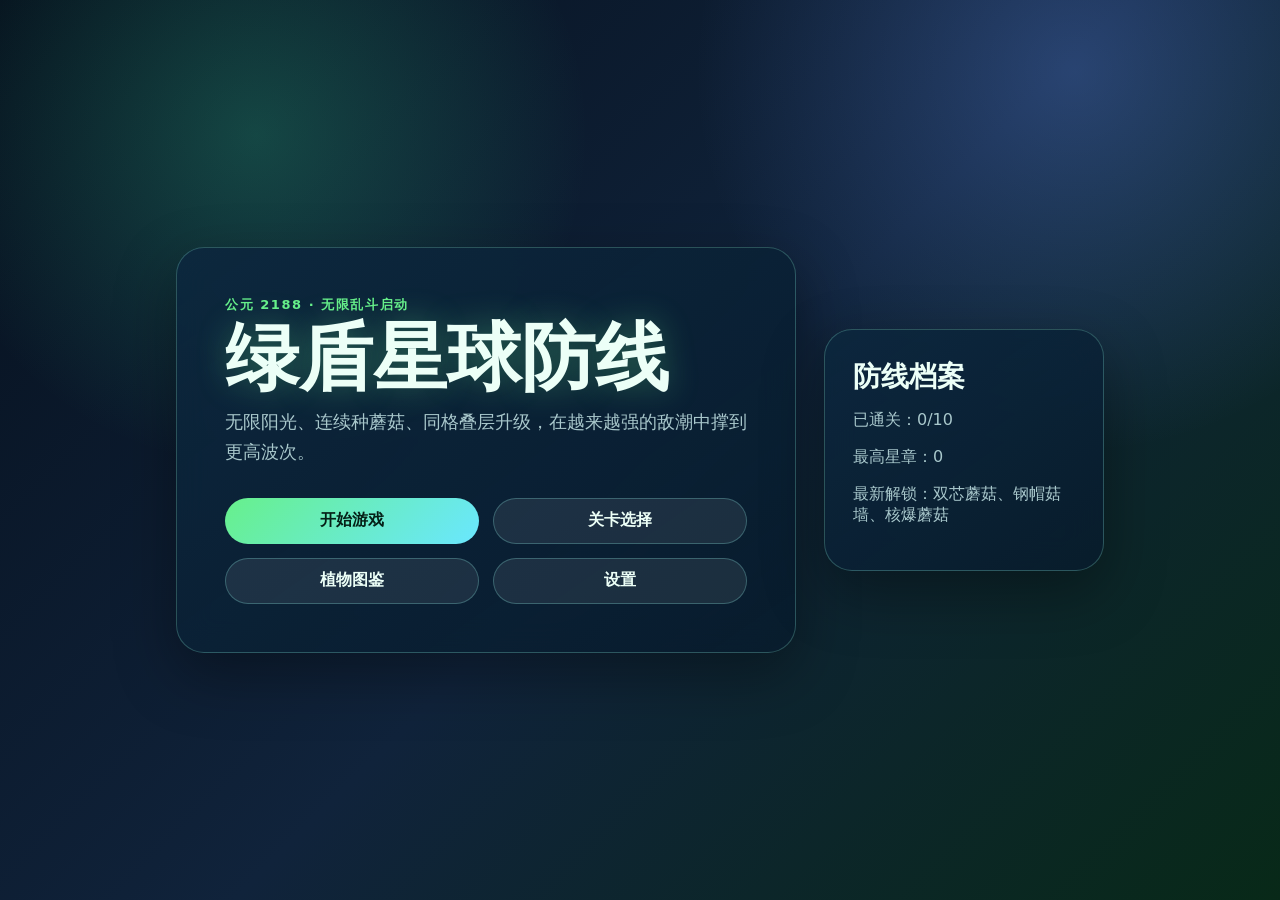
<file: index.html>
<!doctype html>
<html lang="zh-CN">
<head>
  <meta charset="utf-8">
  <meta name="viewport" content="width=device-width, initial-scale=1, viewport-fit=cover">
  <title>绿盾星球防线</title>
  <link rel="stylesheet" href="styles.css">
</head>
<body>
  <main id="app" class="app">
    <section id="menu-screen" class="screen screen--active menu-screen">
      <div class="hero-card">
        <p class="eyebrow">公元 2188 · 无限乱斗启动</p>
        <h1>绿盾星球防线</h1>
        <p class="subtitle">无限阳光、连续种蘑菇、同格叠层升级，在越来越强的敌潮中撑到更高波次。</p>
        <div class="menu-actions">
          <button id="start-button" class="primary-button">开始游戏</button>
          <button id="levels-button" class="ghost-button">关卡选择</button>
          <button id="codex-button" class="ghost-button">植物图鉴</button>
          <button id="settings-button" class="ghost-button">设置</button>
        </div>
      </div>
      <div class="status-card">
        <h2>防线档案</h2>
        <p>已通关：<span id="save-level-count">0</span>/10</p>
        <p>最高星章：<span id="save-star-count">0</span></p>
        <p>最新解锁：<span id="save-unlock-text">日能芽、光弹豆荚</span></p>
      </div>
    </section>

    <section id="level-screen" class="screen level-screen">
      <div class="panel wide-panel">
        <div class="panel-header">
          <div>
            <p class="eyebrow">任务列表</p>
            <h2>选择关卡</h2>
          </div>
          <button class="icon-button" data-screen="menu-screen">返回</button>
        </div>
        <div id="level-list" class="level-list"></div>
      </div>
    </section>

    <section id="codex-screen" class="screen codex-screen">
      <div class="panel wide-panel">
        <div class="panel-header">
          <div>
            <p class="eyebrow">生态武装数据库</p>
            <h2>植物图鉴</h2>
          </div>
          <button class="icon-button" data-screen="menu-screen">返回</button>
        </div>
        <div id="codex-list" class="codex-list"></div>
      </div>
    </section>

    <section id="settings-screen" class="screen settings-screen">
      <div class="panel settings-panel">
        <div class="panel-header">
          <div>
            <p class="eyebrow">系统设置</p>
            <h2>设置</h2>
          </div>
          <button class="icon-button" data-screen="menu-screen">返回</button>
        </div>
        <label class="toggle-row">
          <span>音效</span>
          <input id="sound-toggle" type="checkbox">
        </label>
        <label class="toggle-row">
          <span>振动</span>
          <input id="vibration-toggle" type="checkbox">
        </label>
        <div class="setting-actions">
          <button id="sound-test-button" class="ghost-button">试听音效</button>
          <button id="vibration-test-button" class="ghost-button">测试振动</button>
        </div>
        <button id="reset-save-button" class="danger-button">重置本地存档</button>
      </div>
    </section>

    <section id="game-screen" class="screen game-screen">
      <div id="battle-shell" class="battle-shell">
        <header class="battle-topbar">
          <div class="resource-pill"><span class="sun-icon">☀</span><span id="energy-text">∞</span></div>
          <div class="level-pill"><span id="level-title">无限乱斗</span><small id="level-goal">撑住越来越强的敌潮</small></div>
          <div class="life-pill">波次 <span id="rogue-level-text">1</span></div>
          <div class="life-pill">基地生命 <span id="base-life-text">3</span></div>
          <button id="speed-button" class="icon-button">1×</button>
          <button id="pause-button" class="icon-button">暂停</button>
          <button id="exit-button" class="icon-button exit-button">退出</button>
        </header>

        <div class="battle-main">
          <aside id="card-bar" class="card-bar"></aside>
          <div class="field-wrap">
            <div class="field-sky">
              <div class="planet planet--one"></div>
              <div class="planet planet--two"></div>
              <div id="wave-progress" class="wave-progress"><span></span></div>
            </div>
            <div id="battlefield" class="battlefield" aria-label="5行9列战斗网格"></div>
          </div>
        </div>

        <footer class="battle-footer">
          <button id="shovel-button" class="tool-button">铲除工具</button>
          <button id="auto-sun-button" class="tool-button">连种模式：开</button>
          <p id="hint-text">选择一种蘑菇后可一直点击格子种植；点已有植物会叠层升级。</p>
          <div id="tutorial-panel" class="tutorial-panel hidden">
            <strong id="tutorial-title">无限乱斗教程</strong>
            <span id="tutorial-text">选择一种蘑菇，连续布满防线。</span>
          </div>
        </footer>
      </div>
    </section>

    <div id="reward-modal" class="modal hidden">
      <div class="modal-card reward-card">
        <p class="eyebrow">肉鸽抉择</p>
        <h2 id="reward-title">选择一张强化卡</h2>
        <p id="reward-subtitle">每次选择都会改变本局流派。</p>
        <div id="reward-options" class="reward-options"></div>
      </div>
    </div>

    <div id="modal" class="modal hidden">
      <div class="modal-card">
        <p id="modal-eyebrow" class="eyebrow">任务结果</p>
        <h2 id="modal-title">胜利</h2>
        <p id="modal-message">防线稳定。</p>
        <div id="modal-reward" class="reward-line"></div>
        <div class="modal-actions">
          <button id="modal-primary" class="primary-button">继续</button>
          <button id="modal-secondary" class="ghost-button">返回主界面</button>
        </div>
      </div>
    </div>
  </main>

  <script src="game.js"></script>
</body>
</html>
</file>
<file: styles.css>
:root {
  color-scheme: dark;
  --bg: #081322;
  --panel: rgba(13, 35, 54, 0.9);
  --panel-strong: rgba(18, 55, 82, 0.96);
  --line: rgba(145, 241, 214, 0.25);
  --text: #ecfff7;
  --muted: #a9c8cc;
  --green: #67f08b;
  --cyan: #6ae7ff;
  --gold: #ffd66b;
  --danger: #ff6b77;
  --shadow: 0 22px 60px rgba(0, 0, 0, 0.34);
  font-family: "Microsoft YaHei", "PingFang SC", system-ui, sans-serif;
}

* {
  box-sizing: border-box;
}

html,
body {
  width: 100%;
  min-height: 100%;
  margin: 0;
  overflow: hidden;
  background:
    radial-gradient(circle at 20% 15%, rgba(60, 241, 170, 0.22), transparent 26%),
    radial-gradient(circle at 84% 8%, rgba(105, 152, 255, 0.28), transparent 28%),
    linear-gradient(135deg, #06101d 0%, #10233b 52%, #082918 100%);
  color: var(--text);
}

button {
  border: 0;
  color: inherit;
  font: inherit;
  cursor: pointer;
  touch-action: manipulation;
}

button:disabled {
  cursor: not-allowed;
}

.app {
  position: relative;
  width: 100vw;
  height: 100vh;
  min-width: 320px;
  min-height: 320px;
}

.screen {
  position: absolute;
  inset: 0;
  display: none;
  padding: 34px;
}

.screen--active {
  display: flex;
}

.menu-screen {
  align-items: center;
  justify-content: center;
  gap: 28px;
}

.hero-card,
.panel,
.status-card,
.modal-card {
  border: 1px solid var(--line);
  border-radius: 28px;
  background: linear-gradient(145deg, rgba(12, 39, 62, 0.94), rgba(8, 27, 44, 0.86));
  box-shadow: var(--shadow);
  backdrop-filter: blur(16px);
}

.hero-card {
  width: min(620px, 58vw);
  padding: 48px;
}

.eyebrow {
  margin: 0 0 8px;
  color: var(--green);
  font-size: 13px;
  font-weight: 700;
  letter-spacing: 0.12em;
  text-transform: uppercase;
}

h1,
h2,
p {
  margin-top: 0;
}

h1 {
  margin-bottom: 14px;
  font-size: clamp(48px, 6vw, 74px);
  line-height: 0.95;
  text-shadow: 0 0 32px rgba(103, 240, 139, 0.32);
}

h2 {
  margin-bottom: 14px;
  font-size: 28px;
}

.subtitle {
  color: var(--muted);
  font-size: 18px;
  line-height: 1.7;
}

.menu-actions {
  display: grid;
  grid-template-columns: repeat(2, minmax(0, 1fr));
  gap: 14px;
  margin-top: 30px;
}

.primary-button,
.ghost-button,
.icon-button,
.tool-button,
.danger-button {
  min-height: 46px;
  border-radius: 999px;
  padding: 0 22px;
  font-weight: 800;
  transition: transform 0.18s ease, filter 0.18s ease, background 0.18s ease;
}

.primary-button {
  background: linear-gradient(135deg, var(--green), var(--cyan));
  color: #052017;
}

.ghost-button,
.icon-button,
.tool-button {
  border: 1px solid rgba(139, 237, 229, 0.28);
  background: rgba(255, 255, 255, 0.08);
}

.danger-button {
  width: 100%;
  margin-top: 24px;
  background: rgba(255, 107, 119, 0.18);
  color: #ffd9de;
}

.exit-button {
  background: rgba(255, 107, 119, 0.18);
  color: #ffd9de;
}

.primary-button:hover,
.ghost-button:hover,
.icon-button:hover,
.tool-button:hover,
.danger-button:hover {
  filter: brightness(1.1);
  transform: translateY(-2px);
}

.status-card {
  width: 280px;
  padding: 28px;
}

.status-card p {
  color: var(--muted);
}

.level-screen,
.codex-screen,
.settings-screen {
  align-items: center;
  justify-content: center;
}

.panel {
  padding: 28px;
}

.wide-panel {
  width: min(1080px, calc(100vw - 70px));
  max-height: calc(100vh - 70px);
  overflow: auto;
}

.settings-panel {
  width: 420px;
}

.panel-header {
  display: flex;
  align-items: center;
  justify-content: space-between;
  gap: 18px;
  margin-bottom: 18px;
}

.level-list {
  display: grid;
  grid-template-columns: repeat(2, minmax(0, 1fr));
  gap: 14px;
}

.level-card {
  position: relative;
  min-height: 150px;
  border: 1px solid rgba(119, 221, 206, 0.22);
  border-radius: 22px;
  padding: 18px;
  overflow: hidden;
  background: linear-gradient(135deg, rgba(19, 78, 75, 0.78), rgba(20, 48, 85, 0.78));
  text-align: left;
}

.level-card strong,
.level-card small,
.level-card em,
.level-card span {
  display: block;
}

.level-card strong {
  margin: 4px 0;
  font-size: 20px;
}

.level-card small,
.level-card em,
.unlock-line {
  color: var(--muted);
  font-style: normal;
  line-height: 1.5;
}

.level-index,
.stars {
  color: var(--gold);
  font-weight: 900;
}

.stars {
  position: absolute;
  top: 18px;
  right: 18px;
}

.level-card.locked {
  opacity: 0.48;
  filter: grayscale(0.8);
}

.codex-list {
  display: grid;
  grid-template-columns: repeat(2, minmax(0, 1fr));
  gap: 14px;
}

.codex-card {
  display: grid;
  grid-template-columns: 74px 1fr;
  gap: 14px;
  min-height: 128px;
  border: 1px solid rgba(119, 221, 206, 0.2);
  border-radius: 20px;
  padding: 16px;
  background: rgba(255, 255, 255, 0.07);
}

.codex-icon {
  display: grid;
  width: 64px;
  height: 64px;
  place-items: center;
  border-radius: 20px;
  background: radial-gradient(circle, var(--plant-color), rgba(255, 255, 255, 0.08));
  font-size: 34px;
}

.codex-title {
  display: flex;
  align-items: center;
  justify-content: space-between;
  gap: 10px;
}

.codex-title span,
.codex-card small,
.codex-card p {
  color: var(--muted);
}

.codex-card p {
  margin-bottom: 8px;
  line-height: 1.45;
}

.codex-card.locked {
  opacity: 0.52;
}

.toggle-row {
  display: flex;
  align-items: center;
  justify-content: space-between;
  border-bottom: 1px solid rgba(255, 255, 255, 0.1);
  padding: 18px 0;
  font-weight: 800;
}

.toggle-row input {
  width: 22px;
  height: 22px;
  accent-color: var(--green);
}

.setting-actions {
  display: grid;
  grid-template-columns: repeat(2, minmax(0, 1fr));
  gap: 12px;
  margin-top: 18px;
}

.game-screen {
  align-items: center;
  justify-content: center;
  padding: 16px;
  overflow: hidden;
}

.battle-shell {
  display: grid;
  grid-template-rows: 74px 1fr 54px;
  width: 1334px;
  height: 750px;
  border: 1px solid var(--line);
  border-radius: 28px;
  overflow: hidden;
  background: rgba(6, 19, 32, 0.72);
  box-shadow: var(--shadow);
  transform: scale(var(--battle-scale, 1));
  transform-origin: center;
}

.battle-topbar,
.battle-footer {
  display: flex;
  align-items: center;
  gap: 14px;
  padding: 12px 18px;
  background: rgba(4, 15, 28, 0.82);
}

.battle-topbar {
  justify-content: space-between;
}

.resource-pill,
.life-pill,
.level-pill {
  display: flex;
  align-items: center;
  min-height: 44px;
  border: 1px solid rgba(255, 255, 255, 0.12);
  border-radius: 999px;
  padding: 0 18px;
  background: rgba(255, 255, 255, 0.08);
  font-weight: 900;
}

.level-pill {
  flex: 1;
  justify-content: center;
  gap: 14px;
  border-radius: 18px;
}

.level-pill small {
  color: var(--muted);
  font-weight: 600;
}

.sun-icon {
  margin-right: 7px;
  filter: drop-shadow(0 0 12px rgba(255, 214, 107, 0.8));
}

.battle-main {
  display: grid;
  grid-template-columns: 180px 1fr;
  gap: 14px;
  min-height: 0;
  padding: 14px;
}

.card-bar {
  display: flex;
  flex-direction: column;
  gap: 9px;
  min-height: 0;
  max-height: 100%;
  overflow-x: hidden;
  overflow-y: auto;
  padding-right: 6px;
  overscroll-behavior: contain;
  scrollbar-gutter: stable;
}

.card-bar::-webkit-scrollbar {
  width: 8px;
}

.card-bar::-webkit-scrollbar-track {
  border-radius: 999px;
  background: rgba(255, 255, 255, 0.06);
}

.card-bar::-webkit-scrollbar-thumb {
  border-radius: 999px;
  background: rgba(132, 243, 211, 0.36);
}

.plant-card {
  position: relative;
  display: grid;
  grid-template-columns: 48px 1fr;
  grid-template-rows: auto auto auto;
  gap: 2px 8px;
  min-height: 74px;
  flex: 0 0 auto;
  border: 1px solid rgba(132, 243, 211, 0.2);
  border-radius: 18px;
  padding: 10px;
  overflow: hidden;
  background: rgba(255, 255, 255, 0.08);
  text-align: left;
}

.plant-card.selected {
  border-color: var(--gold);
  box-shadow: inset 0 0 0 2px rgba(255, 214, 107, 0.35);
}

.plant-card.disabled {
  opacity: 0.58;
}

.plant-card-icon {
  display: grid;
  grid-row: 1 / 4;
  width: 44px;
  height: 44px;
  place-items: center;
  border-radius: 15px;
  background: radial-gradient(circle, var(--plant-color), rgba(255, 255, 255, 0.08));
  font-size: 25px;
}

.plant-card strong {
  font-size: 14px;
}

.plant-card small {
  color: var(--muted);
  font-size: 11px;
}

.cost {
  color: var(--gold);
  font-size: 12px;
  font-weight: 900;
}

.cooldown-fill {
  position: absolute;
  inset: 0;
  transform: scaleY(0);
  transform-origin: bottom;
  background: rgba(3, 10, 20, 0.62);
  pointer-events: none;
}

.field-wrap {
  position: relative;
  display: grid;
  grid-template-rows: 62px 1fr;
  min-width: 0;
  overflow: hidden;
  border: 1px solid rgba(128, 236, 216, 0.16);
  border-radius: 24px;
  background:
    linear-gradient(180deg, rgba(43, 106, 155, 0.5), rgba(17, 74, 51, 0.38)),
    radial-gradient(circle at 88% 20%, rgba(149, 91, 255, 0.28), transparent 24%);
}

.field-sky {
  position: relative;
  overflow: hidden;
  background: linear-gradient(90deg, rgba(97, 209, 255, 0.18), rgba(17, 33, 72, 0.18));
}

.planet {
  position: absolute;
  border-radius: 50%;
  opacity: 0.55;
}

.planet--one {
  right: 80px;
  top: 8px;
  width: 46px;
  height: 46px;
  background: radial-gradient(circle at 30% 30%, #c9fff0, #4dbb78 58%, #1c7355);
}

.planet--two {
  right: 16px;
  top: 20px;
  width: 24px;
  height: 24px;
  background: radial-gradient(circle, #f4dfff, #896cff);
}

.wave-progress {
  position: absolute;
  left: 18px;
  right: 150px;
  bottom: 16px;
  height: 12px;
  border-radius: 999px;
  overflow: hidden;
  background: rgba(255, 255, 255, 0.13);
}

.wave-progress span {
  display: block;
  width: 0;
  height: 100%;
  border-radius: inherit;
  background: linear-gradient(90deg, var(--green), var(--cyan), var(--gold));
}

.battlefield {
  position: relative;
  width: 864px;
  height: 410px;
  margin: auto;
  overflow: hidden;
  border-radius: 20px;
  background:
    linear-gradient(90deg, rgba(34, 148, 101, 0.34), rgba(23, 80, 81, 0.28) 70%, rgba(100, 51, 103, 0.2)),
    repeating-linear-gradient(90deg, transparent 0, transparent 94px, rgba(255, 255, 255, 0.16) 95px, rgba(255, 255, 255, 0.16) 96px),
    repeating-linear-gradient(0deg, transparent 0, transparent 80px, rgba(255, 255, 255, 0.16) 81px, rgba(255, 255, 255, 0.16) 82px);
  box-shadow: inset 0 0 0 2px rgba(132, 243, 211, 0.16);
}

.battlefield::before {
  position: absolute;
  inset: 0 auto 0 0;
  width: 16px;
  content: "";
  background: linear-gradient(180deg, rgba(103, 240, 139, 0.9), rgba(106, 231, 255, 0.6));
  box-shadow: 0 0 28px rgba(103, 240, 139, 0.7);
}

.cell {
  position: absolute;
  width: 96px;
  height: 82px;
  border: 0;
  background: transparent;
}

.cell:hover {
  background: rgba(255, 255, 255, 0.11);
}

.cell:nth-child(9n + 7),
.cell:nth-child(9n + 8),
.cell:nth-child(9n + 9) {
  background-image: linear-gradient(rgba(144, 83, 144, 0.13), rgba(144, 83, 144, 0.13));
}

.plant,
.enemy,
.projectile,
.sun-drop,
.pulse-text,
.bomb-marker {
  position: absolute;
  left: 0;
  top: 0;
  z-index: 4;
}

.plant,
.enemy,
.projectile,
.bomb-marker {
  pointer-events: none;
}

.plant,
.enemy {
  display: grid;
  place-items: center;
  width: 62px;
  height: 62px;
  border-radius: 21px;
  will-change: transform;
}

.plant {
  background:
    radial-gradient(circle at 34% 24%, rgba(255, 255, 255, 0.88), transparent 18%),
    radial-gradient(circle, var(--plant-color), rgba(24, 95, 69, 0.85));
  box-shadow: 0 10px 22px rgba(0, 0, 0, 0.24), 0 0 18px rgba(103, 240, 139, 0.34);
}

.plant span,
.enemy span {
  position: relative;
  z-index: 2;
  font-size: 34px;
  filter: drop-shadow(0 4px 3px rgba(0, 0, 0, 0.25));
}

.plant b,
.enemy b {
  position: absolute;
  left: 7px;
  right: 7px;
  bottom: -8px;
  height: 5px;
  border-radius: 999px;
  transform-origin: left;
  background: var(--green);
}

.plant i {
  position: absolute;
  inset: -8px;
  border: 1px solid rgba(255, 255, 255, 0.2);
  border-radius: 24px;
}

.enemy {
  z-index: 5;
  background:
    radial-gradient(circle at 36% 22%, rgba(255, 255, 255, 0.76), transparent 16%),
    linear-gradient(145deg, var(--enemy-color), rgba(42, 39, 71, 0.92));
  box-shadow: 0 12px 25px rgba(0, 0, 0, 0.32);
}

.enemy b {
  background: var(--danger);
}

.enemy i {
  position: absolute;
  bottom: -24px;
  min-width: 120px;
  color: #ffd9ff;
  font-size: 12px;
  font-style: normal;
  font-weight: 900;
  text-align: center;
}

.enemy--boss {
  width: 98px;
  height: 98px;
  border-radius: 30px;
}

.enemy--boss span {
  font-size: 56px;
}

.enemy.hit {
  filter: brightness(1.6);
}

.enemy.slowed {
  box-shadow: 0 0 22px rgba(101, 221, 255, 0.7);
}

.enemy.poisoned {
  outline: 3px solid rgba(173, 255, 89, 0.7);
}

.enemy.shielded::after {
  position: absolute;
  inset: -7px;
  border: 2px solid rgba(203, 168, 255, 0.85);
  border-radius: inherit;
  content: "";
}

.enemy.broken {
  outline: 3px dashed rgba(255, 214, 107, 0.8);
}

.projectile {
  width: 16px;
  height: 16px;
  border-radius: 50%;
  background: var(--plant-color, var(--cyan));
  box-shadow: 0 0 16px var(--plant-color, var(--cyan));
}

.projectile--lob {
  width: 24px;
  height: 24px;
  border-radius: 9px;
  background: radial-gradient(circle, var(--plant-color), #ff7b4b);
}

.beam-effect {
  position: absolute;
  z-index: 3;
  height: 8px;
  border-radius: 999px;
  background: linear-gradient(90deg, rgba(117, 255, 221, 0), rgba(117, 255, 221, 0.95), rgba(255, 255, 255, 0));
  box-shadow: 0 0 18px rgba(117, 255, 221, 0.9);
}

.sun-drop {
  z-index: 8;
  display: grid;
  width: 46px;
  height: 46px;
  place-items: center;
  border-radius: 50%;
  background: radial-gradient(circle, #fff8b5 0%, var(--gold) 58%, #ff9c3a 100%);
  box-shadow: 0 0 22px rgba(255, 214, 107, 0.8);
  color: #8a4e00;
  font-size: 25px;
}

.sun-drop.fading {
  opacity: 0.55;
}

.pulse-text {
  z-index: 12;
  color: #ffffff;
  font-weight: 900;
  text-shadow: 0 2px 8px rgba(0, 0, 0, 0.55);
  animation: pulseUp 0.75s ease forwards;
  pointer-events: none;
}

.bomb-marker {
  z-index: 6;
  width: 78px;
  height: 78px;
  border: 3px solid var(--danger);
  border-radius: 50%;
  background: rgba(255, 107, 119, 0.16);
  animation: dangerPulse 0.5s ease infinite alternate;
}

.tool-button.active,
.icon-button.active {
  background: linear-gradient(135deg, #ffb45f, #ff6b77);
  color: #260a0d;
}

#auto-sun-button.active {
  background: linear-gradient(135deg, var(--gold), var(--green));
  color: #203000;
}

.battle-footer {
  position: relative;
}

.battle-footer p {
  flex: 1;
  margin: 0;
  color: var(--muted);
}

.tutorial-panel {
  position: absolute;
  right: 18px;
  bottom: 62px;
  width: min(430px, 54vw);
  border: 1px solid rgba(255, 214, 107, 0.38);
  border-radius: 18px;
  padding: 14px 16px;
  background: rgba(12, 29, 44, 0.94);
  box-shadow: 0 16px 32px rgba(0, 0, 0, 0.3), 0 0 28px rgba(255, 214, 107, 0.12);
}

.tutorial-panel strong,
.tutorial-panel span {
  display: block;
}

.tutorial-panel strong {
  margin-bottom: 5px;
  color: var(--gold);
}

.tutorial-panel span {
  color: var(--muted);
  line-height: 1.45;
}

.hidden {
  display: none !important;
}

.modal {
  position: fixed;
  inset: 0;
  z-index: 30;
  display: grid;
  place-items: center;
  background: rgba(0, 0, 0, 0.58);
  backdrop-filter: blur(8px);
}

.modal.hidden {
  display: none;
}

.modal-card {
  width: min(520px, 92vw);
  padding: 34px;
  text-align: center;
}

.reward-line {
  min-height: 28px;
  margin: 18px 0;
  color: var(--gold);
  font-weight: 900;
}

.reward-card {
  width: min(900px, 94vw);
}

.reward-options {
  display: grid;
  grid-template-columns: repeat(3, minmax(0, 1fr));
  gap: 14px;
  margin-top: 22px;
}

.reward-option {
  position: relative;
  min-height: 230px;
  border: 1px solid rgba(139, 237, 229, 0.26);
  border-radius: 22px;
  padding: 20px;
  overflow: hidden;
  background: linear-gradient(145deg, rgba(255, 255, 255, 0.11), rgba(255, 255, 255, 0.05));
  text-align: left;
}

.reward-option:disabled {
  cursor: wait;
  filter: grayscale(0.28);
  opacity: 0.72;
}

.reward-option.rare {
  border-color: rgba(106, 231, 255, 0.58);
  box-shadow: inset 0 0 28px rgba(106, 231, 255, 0.12);
}

.reward-option.epic {
  border-color: rgba(255, 214, 107, 0.78);
  box-shadow: inset 0 0 34px rgba(255, 214, 107, 0.16), 0 0 26px rgba(255, 214, 107, 0.12);
}

.draft-locked .reward-card::after {
  display: block;
  margin-top: 16px;
  color: var(--gold);
  font-weight: 900;
  content: "请先查看 1 秒后再选择";
}

.reward-option strong,
.reward-option em,
.reward-option p,
.reward-level {
  display: block;
}

.reward-option strong {
  margin: 12px 0 4px;
  font-size: 20px;
}

.reward-level {
  position: absolute;
  top: 18px;
  right: 18px;
  border: 1px solid rgba(255, 214, 107, 0.4);
  border-radius: 999px;
  padding: 4px 10px;
  background: rgba(255, 214, 107, 0.12);
  color: var(--gold);
  font-size: 12px;
  font-weight: 900;
}

.reward-option em {
  color: var(--gold);
  font-style: normal;
  font-weight: 900;
}

.reward-option p {
  margin: 12px 0 0;
  color: var(--muted);
  line-height: 1.55;
}

.reward-icon {
  display: grid;
  width: 58px;
  height: 58px;
  place-items: center;
  border-radius: 18px;
  background: rgba(255, 255, 255, 0.12);
  font-size: 34px;
}

.modal-actions {
  display: flex;
  justify-content: center;
  gap: 12px;
}

@keyframes pulseUp {
  from {
    opacity: 1;
  }
  to {
    opacity: 0;
    margin-top: -38px;
  }
}

@keyframes dangerPulse {
  from {
    opacity: 0.45;
    transform: translate(-50%, -50%) scale(0.86);
  }
  to {
    opacity: 1;
    transform: translate(-50%, -50%) scale(1.04);
  }
}

@media (max-width: 860px), (max-height: 560px) {
  .screen {
    padding: 16px;
  }

  .menu-screen {
    flex-direction: column;
    overflow: auto;
  }

  .hero-card,
  .status-card {
    width: min(620px, calc(100vw - 32px));
  }

  .hero-card {
    padding: 30px;
  }

  .tutorial-panel {
    width: min(430px, 72vw);
  }

  .reward-options {
    grid-template-columns: 1fr;
  }

  .reward-option {
    min-height: 160px;
  }
}

@media (orientation: portrait) {
  body::before {
    position: fixed;
    inset: 0;
    z-index: 50;
    display: grid;
    place-items: center;
    padding: 30px;
    background: rgba(5, 15, 27, 0.92);
    color: var(--text);
    content: "请横屏体验绿盾星球防线";
    font-size: 22px;
    font-weight: 900;
    text-align: center;
  }
}
</file>
